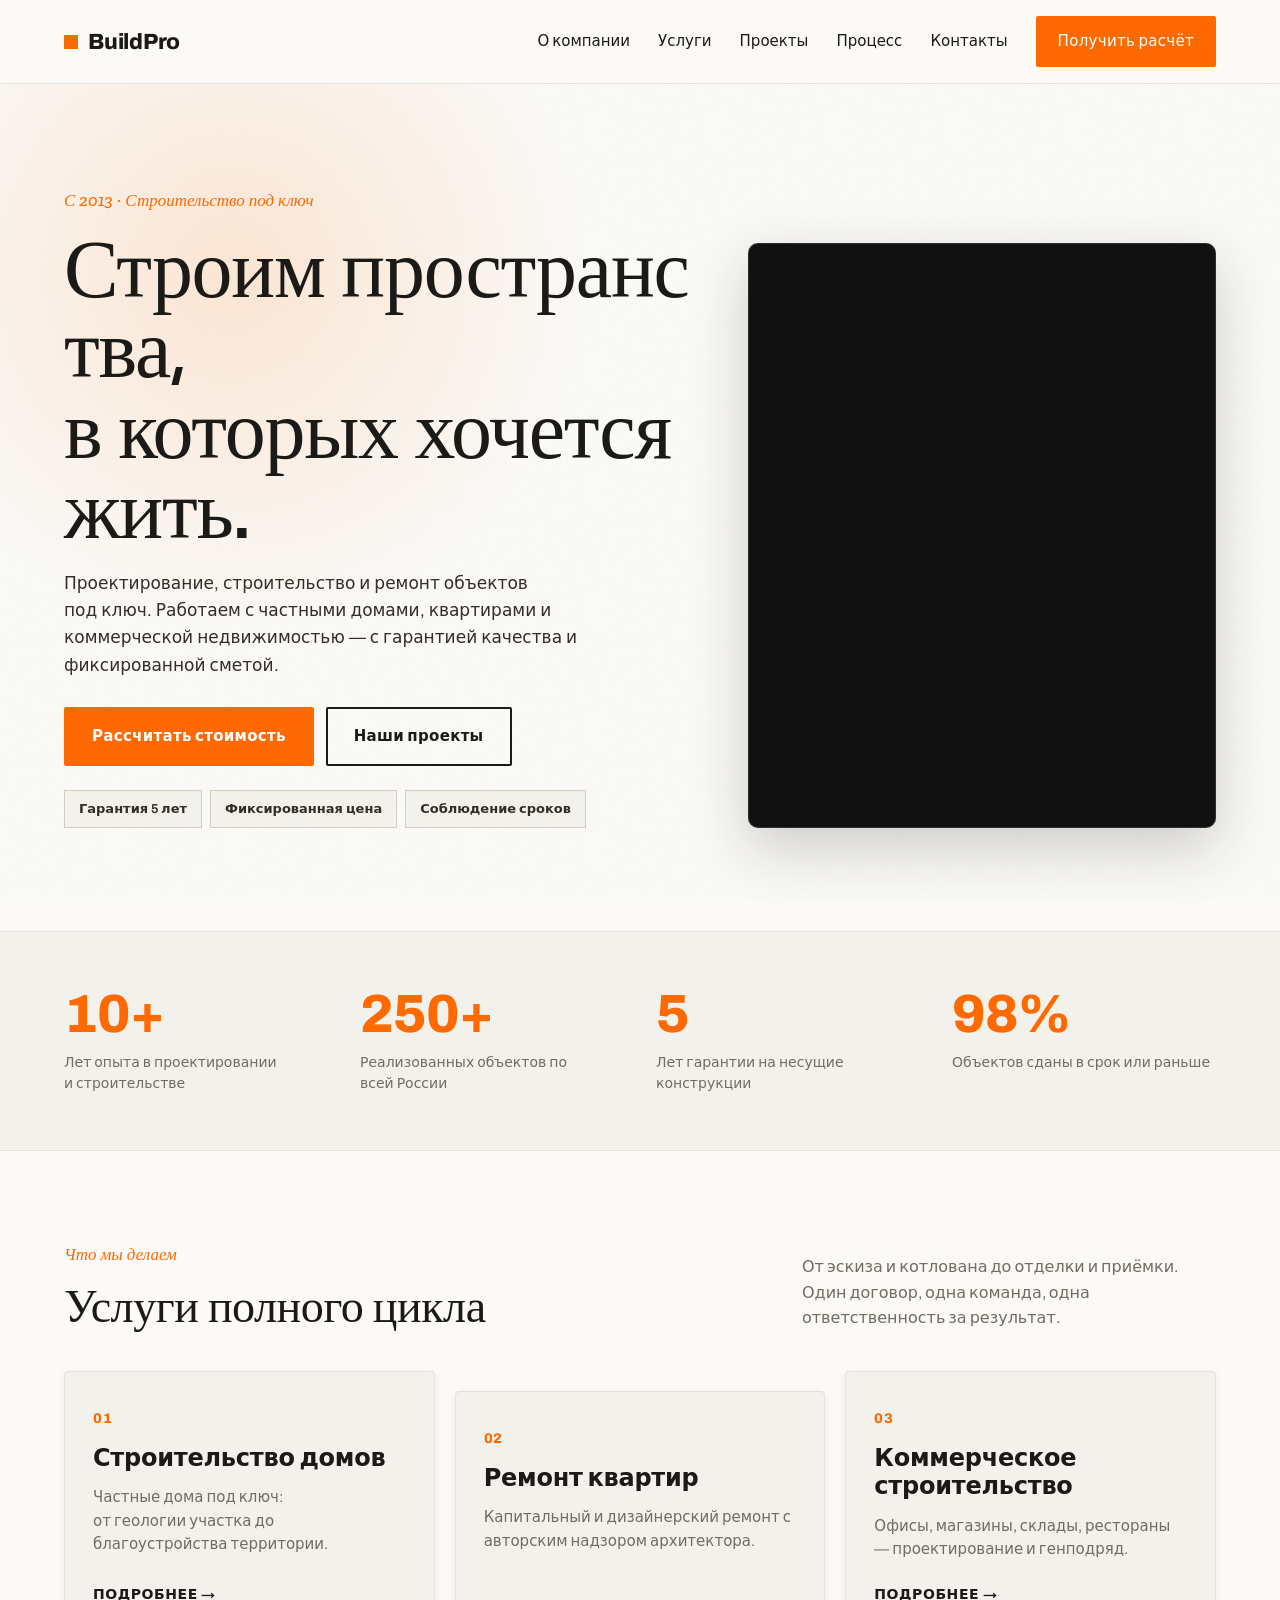
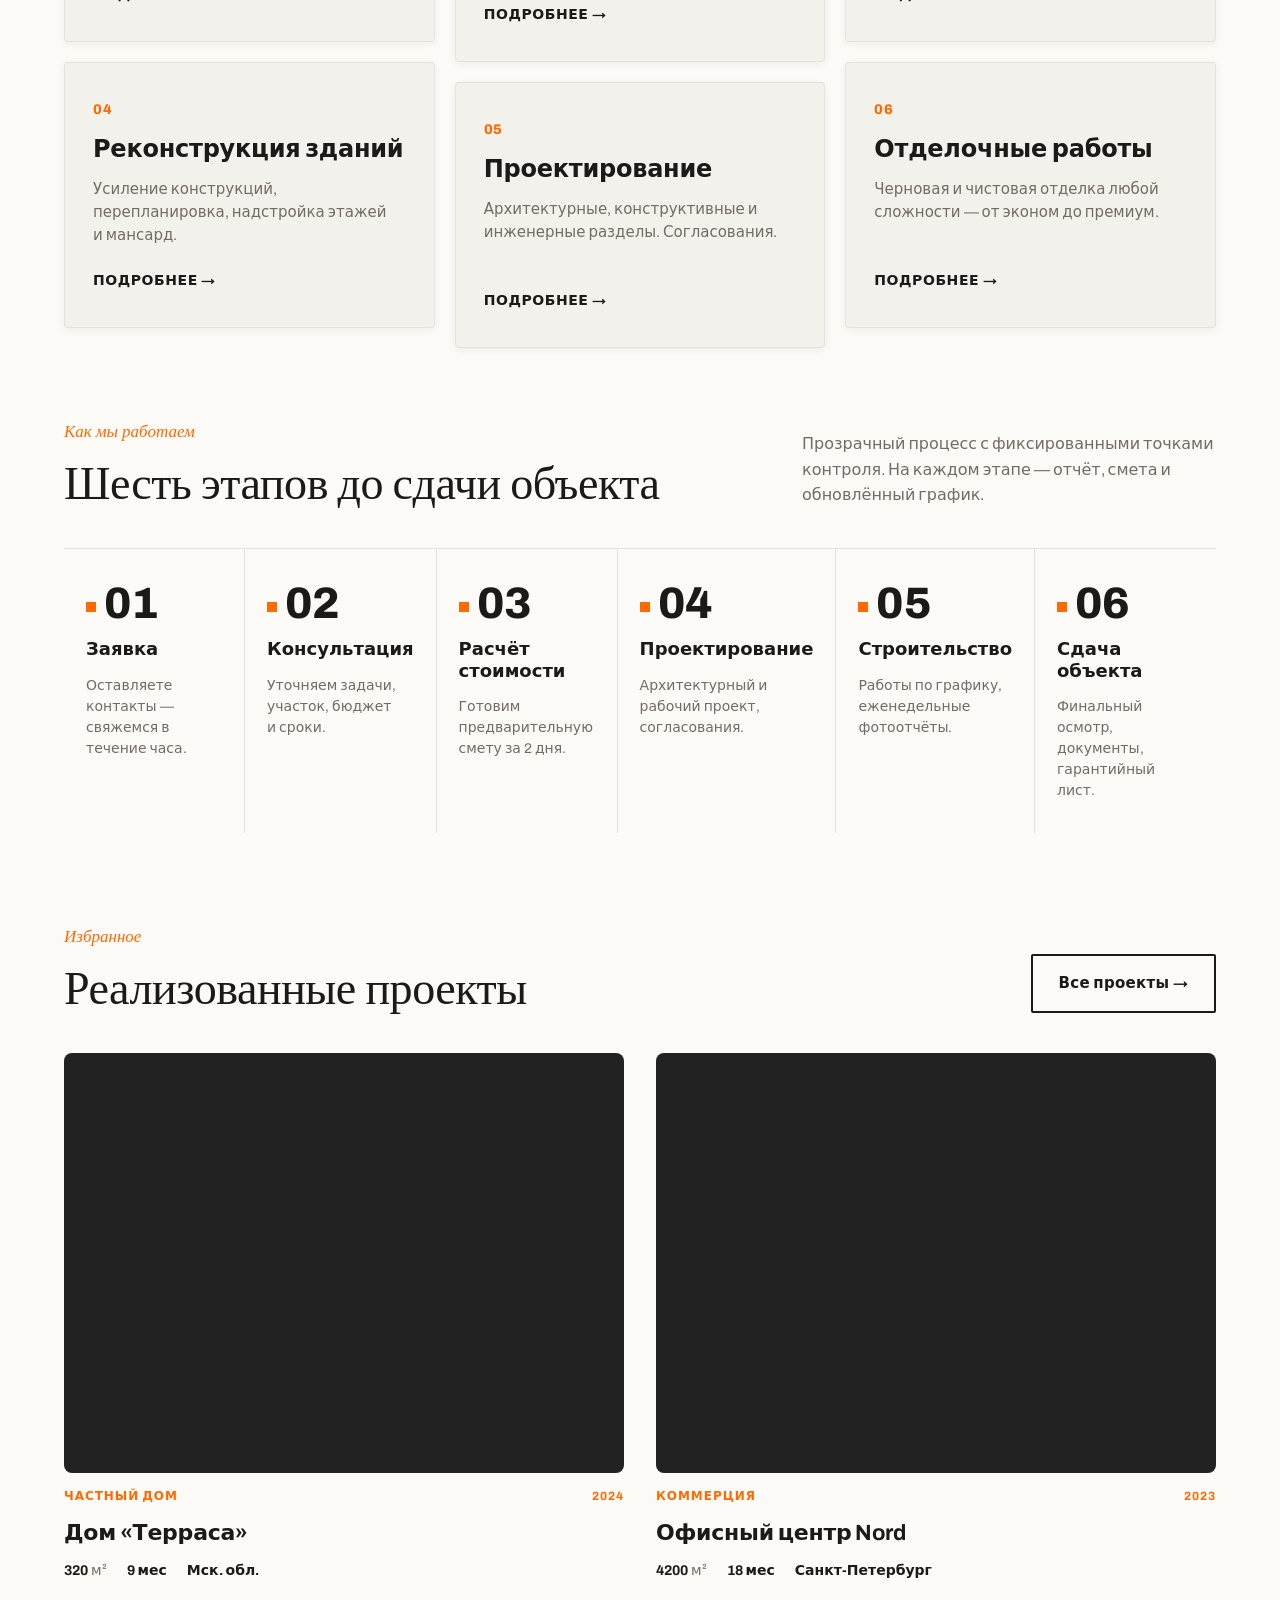
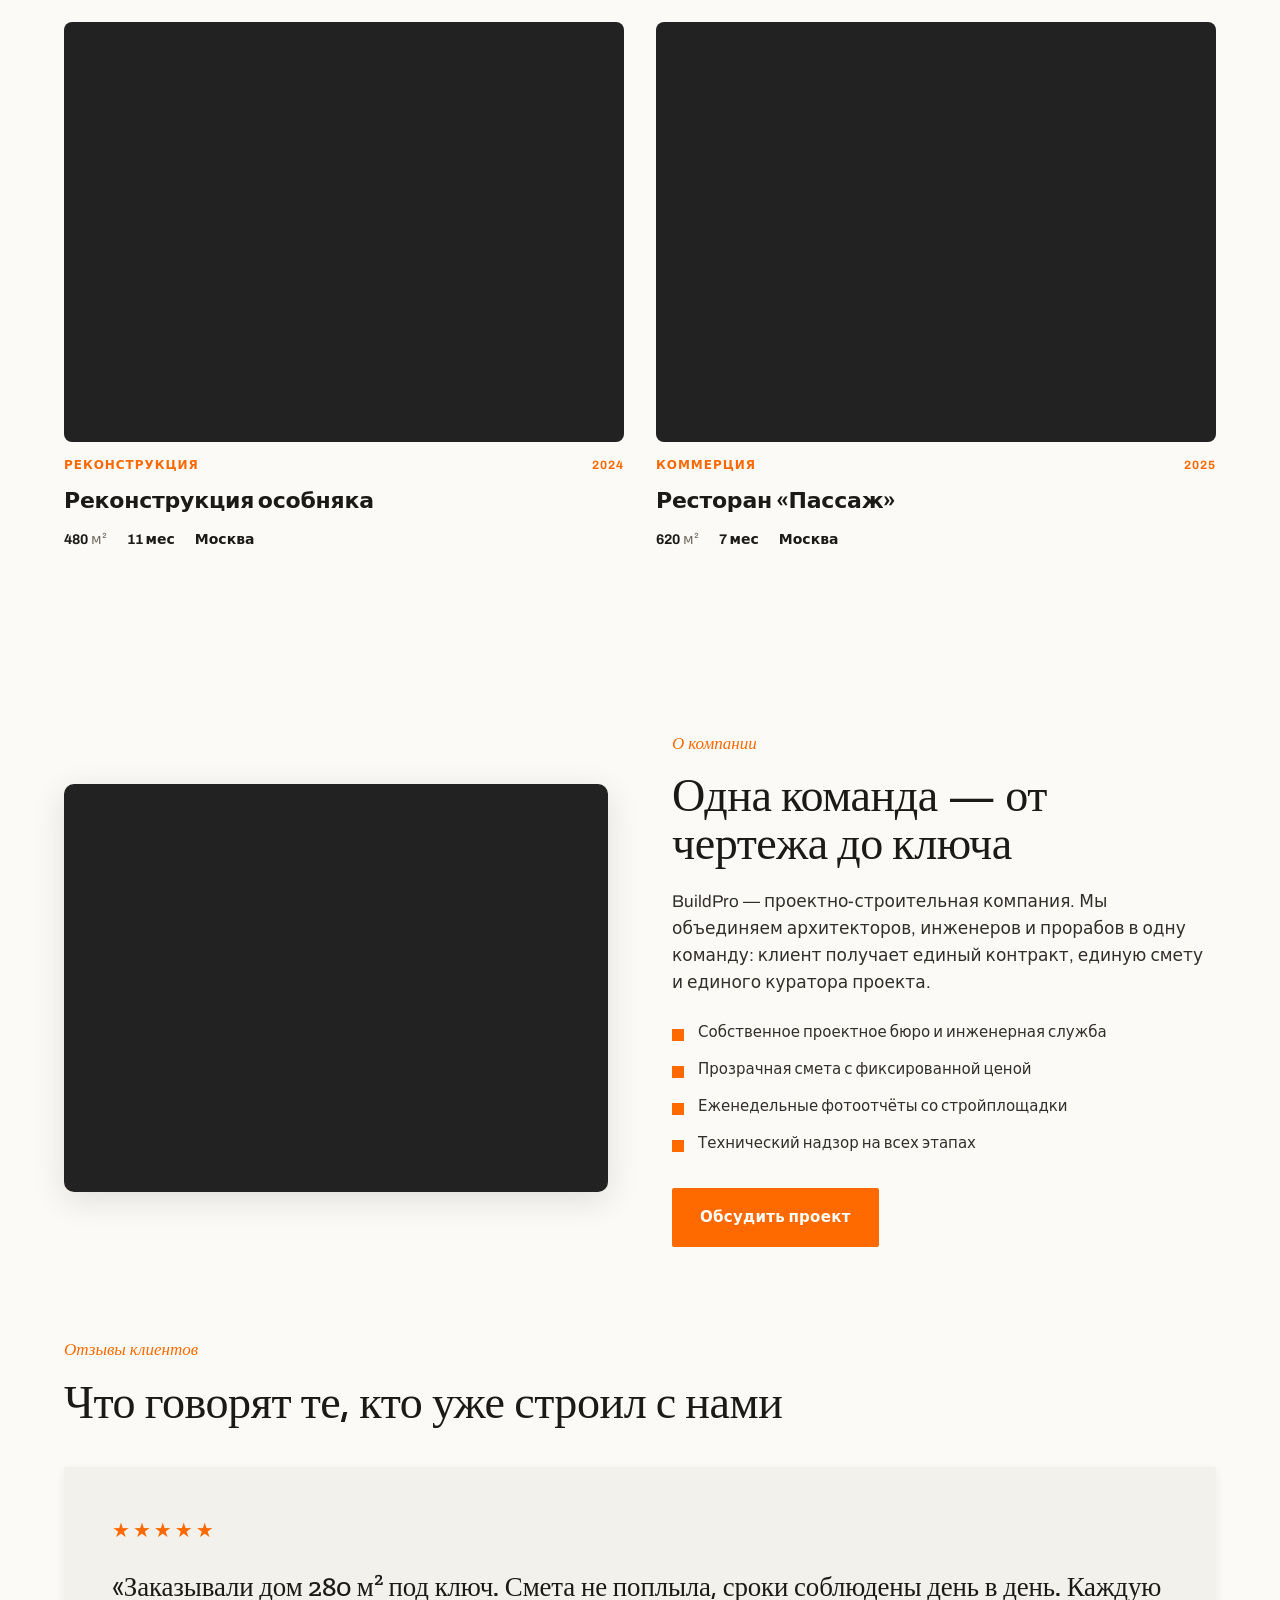
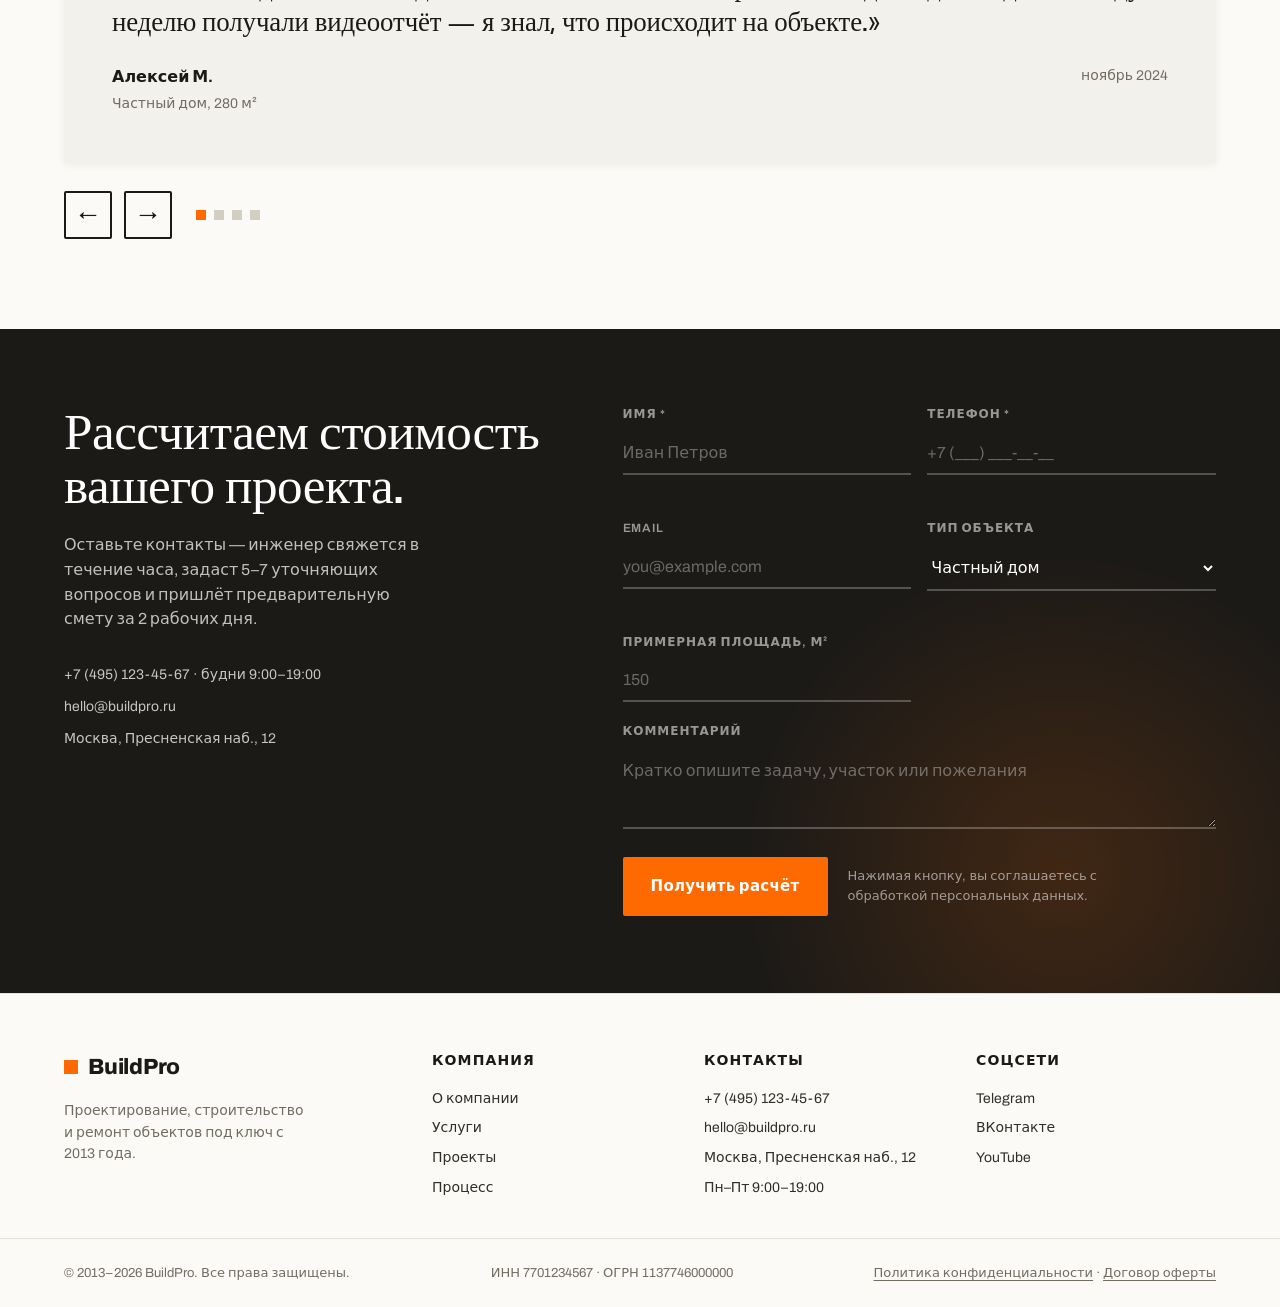
<file: index.html>
<!DOCTYPE html>
<html lang="ru">
<head>
<meta charset="UTF-8">
<meta name="viewport" content="width=device-width, initial-scale=1">
<title>BuildPro — строительство домов и коммерческих объектов под ключ</title>
<meta name="description" content="BuildPro — проектирование, строительство и ремонт объектов под ключ с 2013 года. Более 250 сданных объектов, гарантия до 5 лет, фиксированная смета.">
<meta property="og:title" content="BuildPro — строительство домов и коммерческих объектов под ключ">
<meta property="og:description" content="Проектирование, строительство и ремонт объектов под ключ с 2013 года. Более 250 сданных объектов, гарантия до 5 лет.">
<meta property="og:type" content="website">
<meta property="og:image" content="https://images.unsplash.com/photo-1503387762-592deb58ef4e?w=1200&q=80&auto=format&fit=crop">
<meta name="twitter:card" content="summary_large_image">
<meta name="theme-color" content="#1c1a17">
<link rel="icon" href="favicon.svg" type="image/svg+xml">
<link rel="preconnect" href="https://fonts.googleapis.com">
<link rel="preconnect" href="https://fonts.gstatic.com" crossorigin>
<link href="https://fonts.googleapis.com/css2?family=Archivo:wght@400;500;600;700;800;900&family=Zilla+Slab:ital,wght@0,400;0,500;0,600;0,700;1,400;1,500&display=swap" rel="stylesheet">
<link rel="stylesheet" href="css/style.css">
<link rel="stylesheet" href="css/responsive.css">
</head>
<body>
<a href="#main" class="skip-link">К основному контенту</a>

<header class="site-nav" id="top">
  <div class="nav-inner">
    <a href="#top" class="brand" aria-label="BuildPro — на главную">
      <span class="brand-mark"></span>BuildPro
    </a>
    <nav class="nav-links" aria-label="Главное меню" id="navLinks">
      <a href="#about">О компании</a>
      <a href="#services">Услуги</a>
      <a href="projects.html">Проекты</a>
      <a href="#process">Процесс</a>
      <a href="#contacts">Контакты</a>
      <a href="#cta" class="btn btn-primary btn-nav">Получить расчёт</a>
    </nav>
    <button type="button" class="burger" aria-label="Открыть меню" aria-expanded="false" id="burger">
      <span></span><span></span><span></span>
    </button>
  </div>
</header>

<main id="main">

<section class="hero">
  <div class="wrap hero-grid">
    <div>
      <span class="kicker">С 2013 · Строительство под ключ</span>
      <h1 class="display">Строим&nbsp;пространства,<br>в которых хочется жить.</h1>
      <p class="lead">Проектирование, строительство и ремонт объектов под ключ. Работаем с частными домами, квартирами и коммерческой недвижимостью — с гарантией качества и фиксированной сметой.</p>
      <div class="hero-cta">
        <a href="#cta" class="btn btn-primary">Рассчитать стоимость</a>
        <a href="projects.html" class="btn btn-ghost">Наши проекты</a>
      </div>
      <ul class="hero-tags">
        <li>Гарантия 5 лет</li>
        <li>Фиксированная цена</li>
        <li>Соблюдение сроков</li>
      </ul>
    </div>
    <div class="hero-photo" role="img" aria-label="Современное здание"
         style="background-image:url('https://images.unsplash.com/photo-1503387762-592deb58ef4e?w=1200&q=80&auto=format&fit=crop');"></div>
  </div>
</section>

<section class="stats" aria-label="Показатели компании">
  <div class="wrap stats-grid">
    <div><p class="stat-num">10+</p><p class="stat-label">Лет опыта в проектировании и&nbsp;строительстве</p></div>
    <div><p class="stat-num">250+</p><p class="stat-label">Реализованных объектов по всей России</p></div>
    <div><p class="stat-num">5</p><p class="stat-label">Лет гарантии на несущие конструкции</p></div>
    <div><p class="stat-num">98%</p><p class="stat-label">Объектов сданы в срок или раньше</p></div>
  </div>
</section>

<section class="section" id="services">
  <div class="wrap">
    <div class="section-head">
      <div>
        <span class="kicker">Что мы делаем</span>
        <h2 class="h2">Услуги полного цикла</h2>
      </div>
      <p class="section-lead">От эскиза и котлована до отделки и приёмки. Один договор, одна команда, одна ответственность за результат.</p>
    </div>
    <div class="services-grid">
      <article class="service"><span class="num">01</span><h3 class="service-name">Строительство домов</h3><p>Частные дома под ключ: от геологии участка до благоустройства территории.</p><a href="#cta" class="more">Подробнее</a></article>
      <article class="service"><span class="num">02</span><h3 class="service-name">Ремонт квартир</h3><p>Капитальный и дизайнерский ремонт с авторским надзором архитектора.</p><a href="#cta" class="more">Подробнее</a></article>
      <article class="service"><span class="num">03</span><h3 class="service-name">Коммерческое строительство</h3><p>Офисы, магазины, склады, рестораны — проектирование и генподряд.</p><a href="#cta" class="more">Подробнее</a></article>
      <article class="service"><span class="num">04</span><h3 class="service-name">Реконструкция зданий</h3><p>Усиление конструкций, перепланировка, надстройка этажей и мансард.</p><a href="#cta" class="more">Подробнее</a></article>
      <article class="service"><span class="num">05</span><h3 class="service-name">Проектирование</h3><p>Архитектурные, конструктивные и инженерные разделы. Согласования.</p><a href="#cta" class="more">Подробнее</a></article>
      <article class="service"><span class="num">06</span><h3 class="service-name">Отделочные работы</h3><p>Черновая и чистовая отделка любой сложности — от эконом до премиум.</p><a href="#cta" class="more">Подробнее</a></article>
    </div>
  </div>
</section>

<section class="section section-tight" id="process">
  <div class="wrap">
    <div class="section-head">
      <div>
        <span class="kicker">Как мы работаем</span>
        <h2 class="h2">Шесть этапов до сдачи объекта</h2>
      </div>
      <p class="section-lead">Прозрачный процесс с фиксированными точками контроля. На каждом этапе — отчёт, смета и обновлённый график.</p>
    </div>
    <ol class="process">
      <li class="step"><div class="step-num"><span class="sq"></span>01</div><h4>Заявка</h4><p>Оставляете контакты — свяжемся в течение часа.</p></li>
      <li class="step"><div class="step-num"><span class="sq"></span>02</div><h4>Консультация</h4><p>Уточняем задачи, участок, бюджет и сроки.</p></li>
      <li class="step"><div class="step-num"><span class="sq"></span>03</div><h4>Расчёт стоимости</h4><p>Готовим предварительную смету за 2 дня.</p></li>
      <li class="step"><div class="step-num"><span class="sq"></span>04</div><h4>Проектирование</h4><p>Архитектурный и рабочий проект, согласования.</p></li>
      <li class="step"><div class="step-num"><span class="sq"></span>05</div><h4>Строительство</h4><p>Работы по графику, еженедельные фотоотчёты.</p></li>
      <li class="step"><div class="step-num"><span class="sq"></span>06</div><h4>Сдача объекта</h4><p>Финальный осмотр, документы, гарантийный лист.</p></li>
    </ol>
  </div>
</section>

<section class="section section-tight" id="projects">
  <div class="wrap">
    <div class="section-head">
      <div>
        <span class="kicker">Избранное</span>
        <h2 class="h2">Реализованные проекты</h2>
      </div>
      <a href="projects.html" class="btn btn-ghost">Все проекты →</a>
    </div>
    <div class="projects-grid">
      <a href="projects.html" class="project">
        <div class="project-photo" style="background-image:url('https://images.unsplash.com/photo-1600585154340-be6161a56a0c?w=1200&q=80&auto=format&fit=crop');"></div>
        <div class="project-meta"><span class="cat">Частный дом</span><span class="cat">2024</span></div>
        <h4>Дом «Терраса»</h4>
        <div class="project-params"><span><b>320</b> м²</span><span><b>9 мес</b></span><span><b>Мск. обл.</b></span></div>
      </a>
      <a href="projects.html" class="project">
        <div class="project-photo" style="background-image:url('https://images.unsplash.com/photo-1497366216548-37526070297c?w=1200&q=80&auto=format&fit=crop');"></div>
        <div class="project-meta"><span class="cat">Коммерция</span><span class="cat">2023</span></div>
        <h4>Офисный центр Nord</h4>
        <div class="project-params"><span><b>4200</b> м²</span><span><b>18 мес</b></span><span><b>Санкт-Петербург</b></span></div>
      </a>
      <a href="projects.html" class="project">
        <div class="project-photo" style="background-image:url('https://images.unsplash.com/photo-1512917774080-9991f1c4c750?w=1200&q=80&auto=format&fit=crop');"></div>
        <div class="project-meta"><span class="cat">Реконструкция</span><span class="cat">2024</span></div>
        <h4>Реконструкция особняка</h4>
        <div class="project-params"><span><b>480</b> м²</span><span><b>11 мес</b></span><span><b>Москва</b></span></div>
      </a>
      <a href="projects.html" class="project">
        <div class="project-photo" style="background-image:url('https://images.unsplash.com/photo-1517248135467-4c7edcad34c4?w=1200&q=80&auto=format&fit=crop');"></div>
        <div class="project-meta"><span class="cat">Коммерция</span><span class="cat">2025</span></div>
        <h4>Ресторан «Пассаж»</h4>
        <div class="project-params"><span><b>620</b> м²</span><span><b>7 мес</b></span><span><b>Москва</b></span></div>
      </a>
    </div>
  </div>
</section>

<section class="section" id="about">
  <div class="wrap about-grid">
    <div class="about-photo" role="img" aria-label="Команда BuildPro на объекте"
         style="background-image:url('https://images.unsplash.com/photo-1521737604893-d14cc237f11d?w=1200&q=80&auto=format&fit=crop');"></div>
    <div>
      <span class="kicker">О компании</span>
      <h2 class="h2">Одна команда — от чертежа до&nbsp;ключа</h2>
      <p class="lead">BuildPro — проектно-строительная компания. Мы объединяем архитекторов, инженеров и прорабов в одну команду: клиент получает единый контракт, единую смету и единого куратора проекта.</p>
      <ul class="check-list">
        <li>Собственное проектное бюро и инженерная служба</li>
        <li>Прозрачная смета с фиксированной ценой</li>
        <li>Еженедельные фотоотчёты со стройплощадки</li>
        <li>Технический надзор на всех этапах</li>
      </ul>
      <div class="hero-cta" style="margin-top:32px">
        <a href="#cta" class="btn btn-primary">Обсудить проект</a>
      </div>
    </div>
  </div>
</section>

<section class="section section-tight">
  <div class="wrap">
    <div class="section-head">
      <div>
        <span class="kicker">Отзывы клиентов</span>
        <h2 class="h2">Что говорят те, кто уже строил с&nbsp;нами</h2>
      </div>
    </div>

    <div class="slider" id="reviewSlider" data-index="0">
      <div class="slides">
        <article class="review">
          <span class="stars" aria-label="5 из 5">★★★★★</span>
          <blockquote>«Заказывали дом 280 м² под ключ. Смета не поплыла, сроки соблюдены день в день. Каждую неделю получали видеоотчёт — я знал, что происходит на объекте.»</blockquote>
          <div class="who"><div><b>Алексей М.</b><span>Частный дом, 280 м²</span></div><span class="date">ноябрь 2024</span></div>
        </article>
        <article class="review">
          <span class="stars" aria-label="5 из 5">★★★★★</span>
          <blockquote>«Ремонт трёшки с перепланировкой. Согласование, дизайн, черновая, чистовая — всё через одного менеджера. Никаких „пропал прораб“.»</blockquote>
          <div class="who"><div><b>Ирина К.</b><span>Ремонт квартиры, 96 м²</span></div><span class="date">февраль 2025</span></div>
        </article>
        <article class="review">
          <span class="stars" aria-label="5 из 5">★★★★★</span>
          <blockquote>«Строили офисный центр 4 200 м². Команда закрыла все инженерные разделы, включая слаботочку и вентиляцию, без субподрядчиков-однодневок.»</blockquote>
          <div class="who"><div><b>Дмитрий В.</b><span>Коммерческий объект</span></div><span class="date">июль 2024</span></div>
        </article>
        <article class="review">
          <span class="stars" aria-label="5 из 5">★★★★★</span>
          <blockquote>«Реконструкция дома 1950-х: усиление фундамента, надстройка мансарды. Работали аккуратно, соседи не жаловались — для нас это было важно.»</blockquote>
          <div class="who"><div><b>Ольга П.</b><span>Реконструкция, 210 м²</span></div><span class="date">май 2025</span></div>
        </article>
      </div>
      <div class="slider-nav">
        <button type="button" class="slider-btn" data-dir="-1" aria-label="Предыдущий отзыв">←</button>
        <button type="button" class="slider-btn" data-dir="1" aria-label="Следующий отзыв">→</button>
        <div class="dots" id="reviewDots"></div>
      </div>
    </div>
  </div>
</section>

<section class="cta" id="cta">
  <div class="wrap cta-grid">
    <div>
      <h2 class="cta-title">Рассчитаем стоимость вашего проекта.</h2>
      <p class="cta-lead">Оставьте контакты — инженер свяжется в течение часа, задаст 5–7 уточняющих вопросов и пришлёт предварительную смету за 2 рабочих дня.</p>
      <ul class="cta-contacts">
        <li>+7 (495) 123-45-67 · будни 9:00–19:00</li>
        <li>hello@buildpro.ru</li>
        <li>Москва, Пресненская наб., 12</li>
      </ul>
    </div>
    <form class="form" id="calcForm" novalidate>
      <div class="field">
        <label for="f-name">Имя *</label>
        <input id="f-name" name="name" type="text" placeholder="Иван Петров" autocomplete="name">
        <span class="error" data-error-for="name"></span>
      </div>
      <div class="field">
        <label for="f-phone">Телефон *</label>
        <input id="f-phone" name="phone" type="tel" placeholder="+7 (___) ___-__-__" autocomplete="tel">
        <span class="error" data-error-for="phone"></span>
      </div>
      <div class="field">
        <label for="f-email">Email</label>
        <input id="f-email" name="email" type="email" placeholder="you@example.com" autocomplete="email">
        <span class="error" data-error-for="email"></span>
      </div>
      <div class="field">
        <label for="f-type">Тип объекта</label>
        <select id="f-type" name="type">
          <option value="house">Частный дом</option>
          <option value="apart">Ремонт квартиры</option>
          <option value="commerce">Коммерческий объект</option>
          <option value="reconstruct">Реконструкция</option>
          <option value="design">Проектирование</option>
        </select>
      </div>
      <div class="field">
        <label for="f-area">Примерная площадь, м²</label>
        <input id="f-area" name="area" type="number" min="0" placeholder="150">
      </div>
      <div class="field wide">
        <label for="f-comment">Комментарий</label>
        <textarea id="f-comment" name="comment" rows="3" placeholder="Кратко опишите задачу, участок или пожелания"></textarea>
      </div>
      <div class="submit-row">
        <button type="submit" class="btn btn-accent">Получить расчёт</button>
        <span class="agreement">Нажимая кнопку, вы соглашаетесь с обработкой персональных данных.</span>
      </div>
      <div class="form-success" id="formSuccess" hidden>
        <b>Спасибо! Заявка принята.</b> Мы свяжемся с вами в&nbsp;ближайшее время.
      </div>
    </form>
  </div>
</section>

</main>

<footer class="site-footer" id="contacts">
  <div class="wrap footer-cols">
    <div>
      <div class="brand"><span class="brand-mark"></span>BuildPro</div>
      <p class="footer-about">Проектирование, строительство и ремонт объектов под ключ с 2013 года.</p>
    </div>
    <div>
      <h5>Компания</h5>
      <ul><li><a href="#about">О компании</a></li><li><a href="#services">Услуги</a></li><li><a href="projects.html">Проекты</a></li><li><a href="#process">Процесс</a></li></ul>
    </div>
    <div>
      <h5>Контакты</h5>
      <ul><li>+7 (495) 123-45-67</li><li>hello@buildpro.ru</li><li>Москва, Пресненская наб., 12</li><li>Пн–Пт 9:00–19:00</li></ul>
    </div>
    <div>
      <h5>Соцсети</h5>
      <ul><li><a href="#">Telegram</a></li><li><a href="#">ВКонтакте</a></li><li><a href="#">YouTube</a></li></ul>
    </div>
  </div>
  <div class="wrap footer-bottom">
    <span>© 2013–2026 BuildPro. Все права защищены.</span>
    <span>ИНН 7701234567 · ОГРН 1137746000000</span>
    <span class="footer-legal"><a href="#">Политика конфиденциальности</a> · <a href="#">Договор оферты</a></span>
  </div>
</footer>

<button type="button" class="to-top" id="toTop" aria-label="Наверх">↑</button>

<script src="js/main.js"></script>
</body>
</html>
</file>
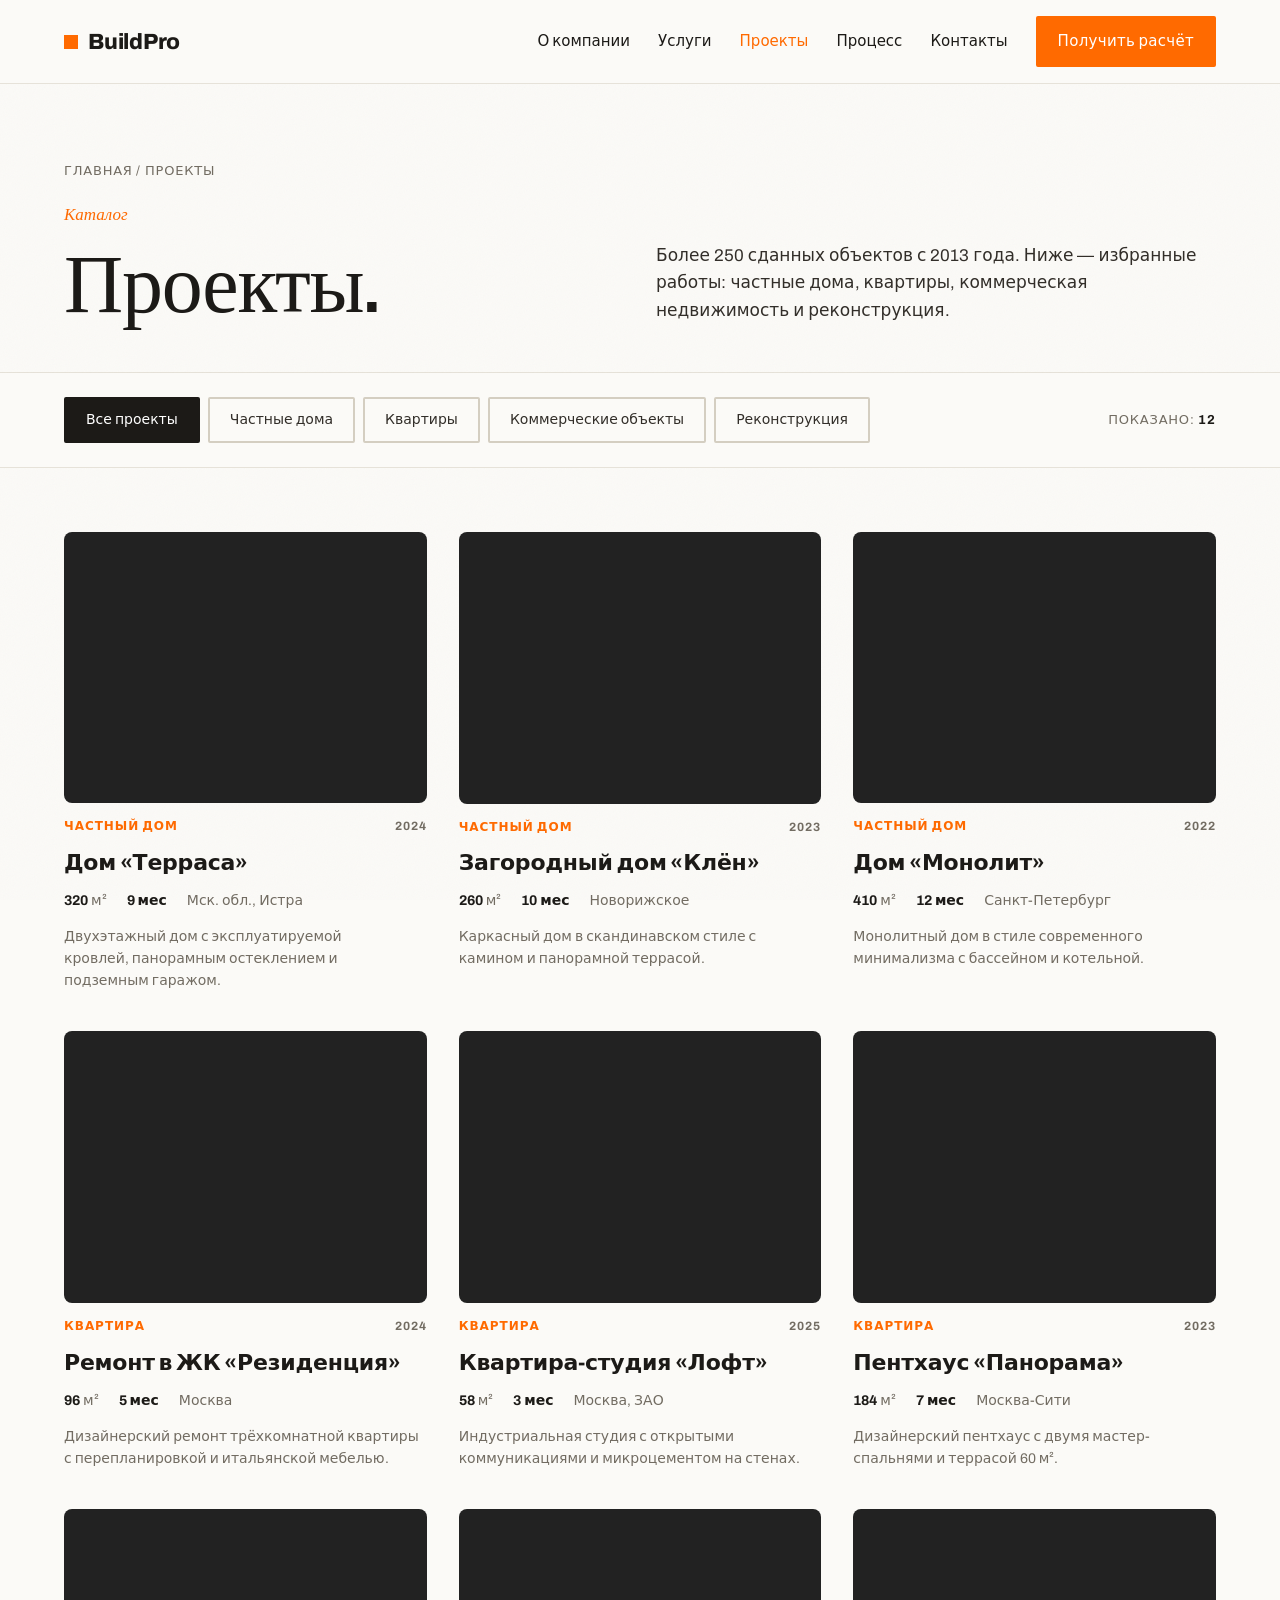
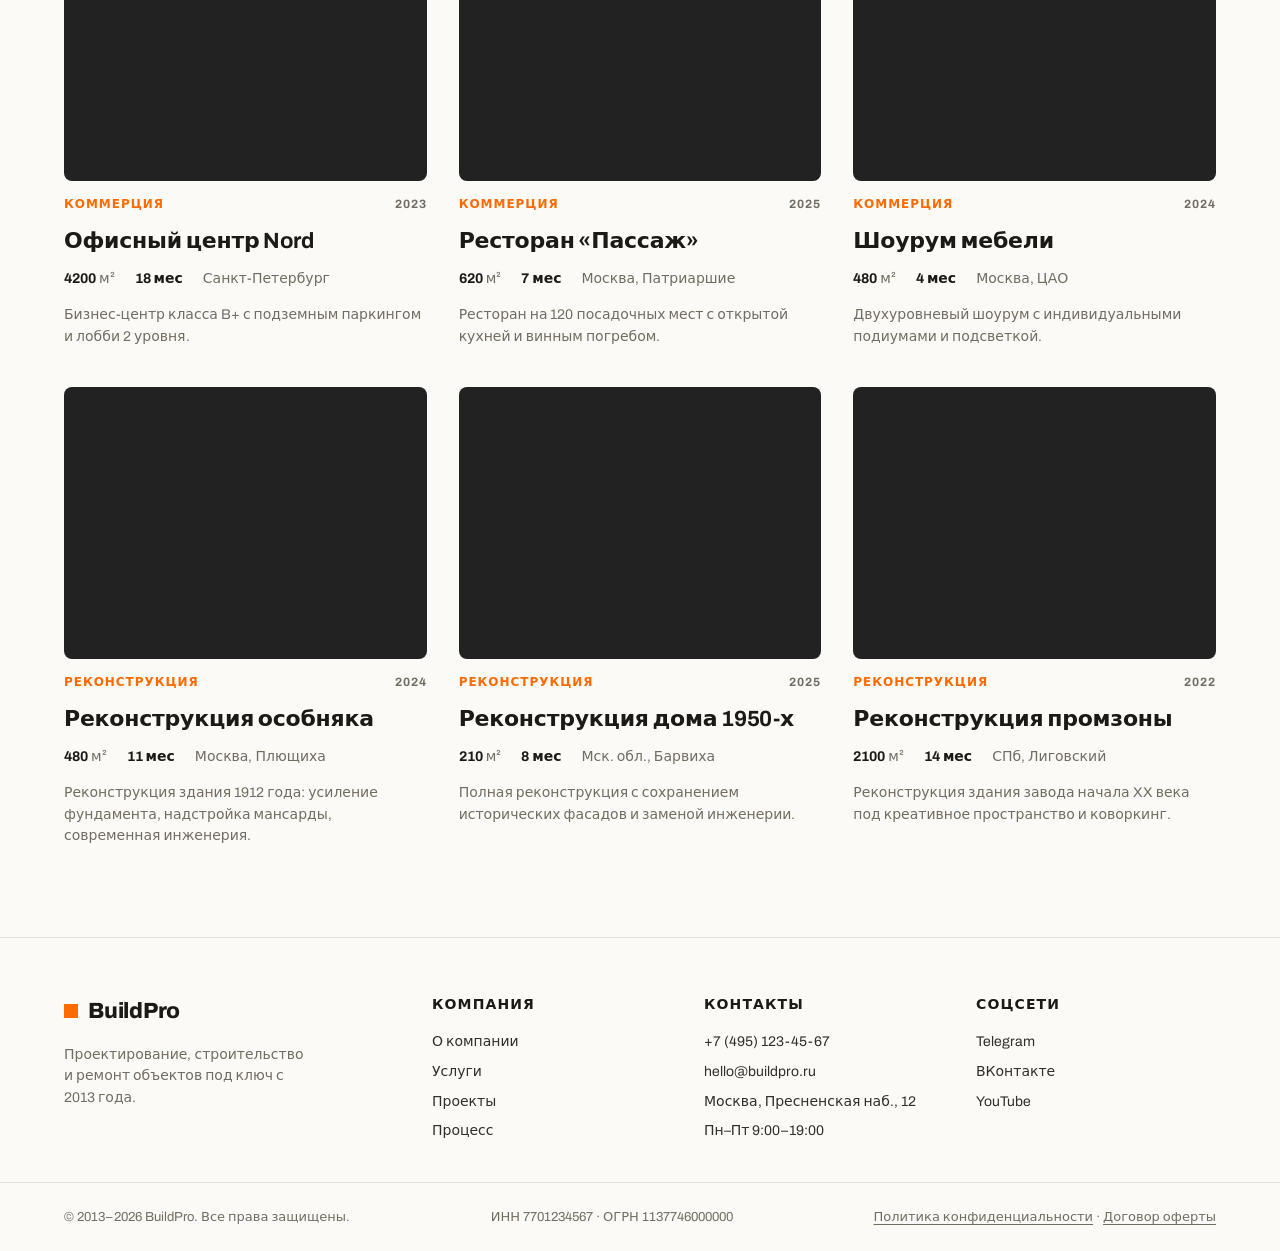
<file: projects.html>
<!DOCTYPE html>
<html lang="ru">
<head>
<meta charset="UTF-8">
<meta name="viewport" content="width=device-width, initial-scale=1">
<title>Проекты BuildPro — портфолио строительной компании</title>
<meta name="description" content="Каталог реализованных проектов BuildPro: частные дома, квартиры, коммерческие объекты и реконструкция.">
<meta property="og:title" content="Проекты BuildPro — портфолио строительной компании">
<meta property="og:description" content="Более 250 сданных объектов с 2013 года: частные дома, квартиры, коммерческая недвижимость, реконструкция.">
<meta property="og:type" content="website">
<meta property="og:image" content="https://images.unsplash.com/photo-1600585154340-be6161a56a0c?w=1200&q=80&auto=format&fit=crop">
<meta name="twitter:card" content="summary_large_image">
<meta name="theme-color" content="#1c1a17">
<link rel="icon" href="favicon.svg" type="image/svg+xml">
<link rel="preconnect" href="https://fonts.googleapis.com">
<link rel="preconnect" href="https://fonts.gstatic.com" crossorigin>
<link href="https://fonts.googleapis.com/css2?family=Archivo:wght@400;500;600;700;800;900&family=Zilla+Slab:ital,wght@0,400;0,500;0,600;0,700;1,400;1,500&display=swap" rel="stylesheet">
<link rel="stylesheet" href="css/style.css">
<link rel="stylesheet" href="css/responsive.css">
</head>
<body>
<a href="#main" class="skip-link">К основному контенту</a>

<header class="site-nav" id="top">
  <div class="nav-inner">
    <a href="index.html" class="brand" aria-label="BuildPro — на главную">
      <span class="brand-mark"></span>BuildPro
    </a>
    <nav class="nav-links" aria-label="Главное меню" id="navLinks">
      <a href="index.html#about">О компании</a>
      <a href="index.html#services">Услуги</a>
      <a href="projects.html" class="current">Проекты</a>
      <a href="index.html#process">Процесс</a>
      <a href="index.html#contacts">Контакты</a>
      <a href="index.html#cta" class="btn btn-primary btn-nav">Получить расчёт</a>
    </nav>
    <button type="button" class="burger" aria-label="Открыть меню" aria-expanded="false" id="burger">
      <span></span><span></span><span></span>
    </button>
  </div>
</header>

<main id="main">

<section class="page-head">
  <div class="wrap">
    <nav class="breadcrumbs" aria-label="Хлебные крошки">
      <a href="index.html">Главная</a> / <span>Проекты</span>
    </nav>
    <div class="page-head-row">
      <div>
        <span class="kicker">Каталог</span>
        <h1 class="display">Проекты.</h1>
      </div>
      <p class="lead">Более 250 сданных объектов с 2013 года. Ниже — избранные работы: частные дома, квартиры, коммерческая недвижимость и реконструкция.</p>
    </div>
  </div>
</section>

<section class="filters" aria-label="Фильтры проектов">
  <div class="wrap filters-row">
    <div class="chips" role="tablist" id="filterChips">
      <button type="button" class="chip active" data-filter="all" role="tab" aria-selected="true">Все проекты</button>
      <button type="button" class="chip" data-filter="house" role="tab" aria-selected="false">Частные дома</button>
      <button type="button" class="chip" data-filter="apart" role="tab" aria-selected="false">Квартиры</button>
      <button type="button" class="chip" data-filter="commerce" role="tab" aria-selected="false">Коммерческие объекты</button>
      <button type="button" class="chip" data-filter="reconstruct" role="tab" aria-selected="false">Реконструкция</button>
    </div>
    <span class="count">Показано: <b id="filterCount">12</b></span>
  </div>
</section>

<section class="grid-section">
  <div class="wrap">
    <div class="projects-grid projects-grid-3" id="projectsGrid">

      <article class="project-card" data-cat="house">
        <div class="project-photo" style="background-image:url('https://images.unsplash.com/photo-1600585154340-be6161a56a0c?w=1400&q=80&auto=format&fit=crop');"></div>
        <div class="project-meta"><span class="cat">Частный дом</span><span class="year">2024</span></div>
        <h3>Дом «Терраса»</h3>
        <div class="project-params"><span><b>320</b> м²</span><span><b>9 мес</b></span><span>Мск. обл., Истра</span></div>
        <p class="project-desc">Двухэтажный дом с эксплуатируемой кровлей, панорамным остеклением и подземным гаражом.</p>
      </article>

      <article class="project-card" data-cat="house">
        <div class="project-photo" style="background-image:url('https://images.unsplash.com/photo-1613977257363-707ba9348227?w=1400&q=80&auto=format&fit=crop');"></div>
        <div class="project-meta"><span class="cat">Частный дом</span><span class="year">2023</span></div>
        <h3>Загородный дом «Клён»</h3>
        <div class="project-params"><span><b>260</b> м²</span><span><b>10 мес</b></span><span>Новорижское</span></div>
        <p class="project-desc">Каркасный дом в скандинавском стиле с камином и панорамной террасой.</p>
      </article>

      <article class="project-card" data-cat="house">
        <div class="project-photo" style="background-image:url('https://images.unsplash.com/photo-1600607687939-ce8a6c25118c?w=1400&q=80&auto=format&fit=crop');"></div>
        <div class="project-meta"><span class="cat">Частный дом</span><span class="year">2022</span></div>
        <h3>Дом «Монолит»</h3>
        <div class="project-params"><span><b>410</b> м²</span><span><b>12 мес</b></span><span>Санкт-Петербург</span></div>
        <p class="project-desc">Монолитный дом в стиле современного минимализма с бассейном и котельной.</p>
      </article>

      <article class="project-card" data-cat="apart">
        <div class="project-photo" style="background-image:url('https://images.unsplash.com/photo-1560448204-e02f11c3d0e2?w=1400&q=80&auto=format&fit=crop');"></div>
        <div class="project-meta"><span class="cat">Квартира</span><span class="year">2024</span></div>
        <h3>Ремонт в ЖК «Резиденция»</h3>
        <div class="project-params"><span><b>96</b> м²</span><span><b>5 мес</b></span><span>Москва</span></div>
        <p class="project-desc">Дизайнерский ремонт трёхкомнатной квартиры с перепланировкой и итальянской мебелью.</p>
      </article>

      <article class="project-card" data-cat="apart">
        <div class="project-photo" style="background-image:url('https://images.unsplash.com/photo-1600566753190-17f0baa2a6c3?w=1400&q=80&auto=format&fit=crop');"></div>
        <div class="project-meta"><span class="cat">Квартира</span><span class="year">2025</span></div>
        <h3>Квартира-студия «Лофт»</h3>
        <div class="project-params"><span><b>58</b> м²</span><span><b>3 мес</b></span><span>Москва, ЗАО</span></div>
        <p class="project-desc">Индустриальная студия с открытыми коммуникациями и микроцементом на стенах.</p>
      </article>

      <article class="project-card" data-cat="apart">
        <div class="project-photo" style="background-image:url('https://images.unsplash.com/photo-1600585154526-990dced4db0d?w=1400&q=80&auto=format&fit=crop');"></div>
        <div class="project-meta"><span class="cat">Квартира</span><span class="year">2023</span></div>
        <h3>Пентхаус «Панорама»</h3>
        <div class="project-params"><span><b>184</b> м²</span><span><b>7 мес</b></span><span>Москва-Сити</span></div>
        <p class="project-desc">Дизайнерский пентхаус с двумя мастер-спальнями и террасой 60 м².</p>
      </article>

      <article class="project-card" data-cat="commerce">
        <div class="project-photo" style="background-image:url('https://images.unsplash.com/photo-1497366216548-37526070297c?w=1400&q=80&auto=format&fit=crop');"></div>
        <div class="project-meta"><span class="cat">Коммерция</span><span class="year">2023</span></div>
        <h3>Офисный центр Nord</h3>
        <div class="project-params"><span><b>4200</b> м²</span><span><b>18 мес</b></span><span>Санкт-Петербург</span></div>
        <p class="project-desc">Бизнес-центр класса B+ с подземным паркингом и лобби 2 уровня.</p>
      </article>

      <article class="project-card" data-cat="commerce">
        <div class="project-photo" style="background-image:url('https://images.unsplash.com/photo-1517248135467-4c7edcad34c4?w=1400&q=80&auto=format&fit=crop');"></div>
        <div class="project-meta"><span class="cat">Коммерция</span><span class="year">2025</span></div>
        <h3>Ресторан «Пассаж»</h3>
        <div class="project-params"><span><b>620</b> м²</span><span><b>7 мес</b></span><span>Москва, Патриаршие</span></div>
        <p class="project-desc">Ресторан на 120 посадочных мест с открытой кухней и винным погребом.</p>
      </article>

      <article class="project-card" data-cat="commerce">
        <div class="project-photo" style="background-image:url('https://images.unsplash.com/photo-1497366754035-f200968a6e72?w=1400&q=80&auto=format&fit=crop');"></div>
        <div class="project-meta"><span class="cat">Коммерция</span><span class="year">2024</span></div>
        <h3>Шоурум мебели</h3>
        <div class="project-params"><span><b>480</b> м²</span><span><b>4 мес</b></span><span>Москва, ЦАО</span></div>
        <p class="project-desc">Двухуровневый шоурум с индивидуальными подиумами и подсветкой.</p>
      </article>

      <article class="project-card" data-cat="reconstruct">
        <div class="project-photo" style="background-image:url('https://images.unsplash.com/photo-1512917774080-9991f1c4c750?w=1400&q=80&auto=format&fit=crop');"></div>
        <div class="project-meta"><span class="cat">Реконструкция</span><span class="year">2024</span></div>
        <h3>Реконструкция особняка</h3>
        <div class="project-params"><span><b>480</b> м²</span><span><b>11 мес</b></span><span>Москва, Плющиха</span></div>
        <p class="project-desc">Реконструкция здания 1912 года: усиление фундамента, надстройка мансарды, современная инженерия.</p>
      </article>

      <article class="project-card" data-cat="reconstruct">
        <div class="project-photo" style="background-image:url('https://images.unsplash.com/photo-1518005020951-eccb494ad742?w=1400&q=80&auto=format&fit=crop');"></div>
        <div class="project-meta"><span class="cat">Реконструкция</span><span class="year">2025</span></div>
        <h3>Реконструкция дома 1950-х</h3>
        <div class="project-params"><span><b>210</b> м²</span><span><b>8 мес</b></span><span>Мск. обл., Барвиха</span></div>
        <p class="project-desc">Полная реконструкция с сохранением исторических фасадов и заменой инженерии.</p>
      </article>

      <article class="project-card" data-cat="reconstruct">
        <div class="project-photo" style="background-image:url('https://images.unsplash.com/photo-1487958449943-2429e8be8625?w=1400&q=80&auto=format&fit=crop');"></div>
        <div class="project-meta"><span class="cat">Реконструкция</span><span class="year">2022</span></div>
        <h3>Реконструкция промзоны</h3>
        <div class="project-params"><span><b>2100</b> м²</span><span><b>14 мес</b></span><span>СПб, Лиговский</span></div>
        <p class="project-desc">Реконструкция здания завода начала XX века под креативное пространство и коворкинг.</p>
      </article>

    </div>
    <p class="empty" id="emptyState" hidden>В этой категории пока нет проектов.</p>
  </div>
</section>

</main>

<footer class="site-footer">
  <div class="wrap footer-cols">
    <div>
      <div class="brand"><span class="brand-mark"></span>BuildPro</div>
      <p class="footer-about">Проектирование, строительство и ремонт объектов под ключ с 2013 года.</p>
    </div>
    <div>
      <h5>Компания</h5>
      <ul><li><a href="index.html#about">О компании</a></li><li><a href="index.html#services">Услуги</a></li><li><a href="projects.html">Проекты</a></li><li><a href="index.html#process">Процесс</a></li></ul>
    </div>
    <div>
      <h5>Контакты</h5>
      <ul><li>+7 (495) 123-45-67</li><li>hello@buildpro.ru</li><li>Москва, Пресненская наб., 12</li><li>Пн–Пт 9:00–19:00</li></ul>
    </div>
    <div>
      <h5>Соцсети</h5>
      <ul><li><a href="#">Telegram</a></li><li><a href="#">ВКонтакте</a></li><li><a href="#">YouTube</a></li></ul>
    </div>
  </div>
  <div class="wrap footer-bottom">
    <span>© 2013–2026 BuildPro. Все права защищены.</span>
    <span>ИНН 7701234567 · ОГРН 1137746000000</span>
    <span class="footer-legal"><a href="#">Политика конфиденциальности</a> · <a href="#">Договор оферты</a></span>
  </div>
</footer>

<button type="button" class="to-top" id="toTop" aria-label="Наверх">↑</button>

<script src="js/main.js"></script>
</body>
</html>
</file>
<file: css/style.css>
/* ============================================
   BuildPro — core stylesheet
   Tokens, resets, components (buttons, cards,
   forms, grid, slider, modal, filters, footer)
   ============================================ */

/* --- Reset --- */
*, *::before, *::after { box-sizing: border-box; }
html { scroll-behavior: smooth; -webkit-text-size-adjust: 100%; overflow-x: hidden; width: 100%; }
body, h1, h2, h3, h4, h5, p, ul, ol, blockquote, figure { margin: 0; }
ul, ol { padding: 0; list-style: none; }
img { max-width: 100%; display: block; }
button { font: inherit; color: inherit; }
a { color: inherit; text-decoration: none; }
input, select, textarea, button { font-family: inherit; }

/* --- Tokens --- */
:root {
  /* Palette — тёплый графит / тёплый белый / оранжевый акцент */
  --c-bg:        #fbfaf7;
  --c-surface:   #f3f1ec;
  --c-surface-2: #e9e6de;
  --c-ink:       #1c1a17;   /* тёплый графит */
  --c-ink-2:     #322e29;
  --c-muted:     #726c62;
  --c-line:      #e6e2d9;
  --c-line-2:    #d4cec1;
  --c-accent:      #ff6a00;   /* оранжевый */
  --c-accent-600:  #e85e00;
  --c-accent-100:  #fff1e6;
  --c-danger: #d64545;
  --c-success: #1b9256;

  /* Type */
  --font-body: 'Archivo', system-ui, -apple-system, 'Segoe UI', Roboto, Arial, sans-serif;
  --font-head: 'Archivo', system-ui, -apple-system, 'Segoe UI', Roboto, Arial, sans-serif;
  --font-display: 'Zilla Slab', 'Georgia', serif;

  /* Layout */
  --edge: clamp(20px, 5vw, 72px);
  --maxw: 1280px;

  /* Elevation — тонированные тени под тёплый графит */
  --shadow-sm: 0 2px 8px rgba(28, 26, 23, .06);
  --shadow-md: 0 8px 32px rgba(28, 26, 23, .12);
  --shadow-lg: 0 20px 60px rgba(28, 26, 23, .20);
  --shadow-accent: 0 10px 30px rgba(255, 106, 0, .18);
}

body {
  font-family: var(--font-body);
  font-size: 16px;
  line-height: 1.55;
  color: var(--c-ink);
  background: var(--c-bg);
  overflow-x: hidden;
  text-wrap: pretty;
  -webkit-font-smoothing: antialiased;
  -moz-osx-font-smoothing: grayscale;
}

.skip-link {
  position: absolute;
  left: -9999px;
}
.skip-link:focus { left: 16px; top: 16px; background: var(--c-ink); color: #fff; padding: 8px 12px; z-index: 100; }

/* --- Focus states (a11y) --- */
:focus-visible {
  outline: 2px solid var(--c-accent);
  outline-offset: 3px;
  border-radius: 2px;
}

/* --- Grain overlay --- */
body::before {
  content: "";
  position: fixed;
  inset: 0;
  z-index: 1;
  pointer-events: none;
  opacity: .035;
  mix-blend-mode: multiply;
  background-image: url("data:image/svg+xml,%3Csvg xmlns='http://www.w3.org/2000/svg' width='120' height='120'%3E%3Cfilter id='n'%3E%3CfeTurbulence type='fractalNoise' baseFrequency='0.9' numOctaves='2' stitchTiles='stitch'/%3E%3C/filter%3E%3Crect width='100%25' height='100%25' filter='url(%23n)'/%3E%3C/svg%3E");
}

/* --- Layout helpers --- */
.wrap { max-width: var(--maxw); margin: 0 auto; padding: 0 var(--edge); }

/* Prevent long words from forcing grid/flex tracks wider than the viewport */
.hero-grid > *, .about-grid > *, .cta-grid > *, .section-head > *,
.footer-cols > *, .page-head-row > * { min-width: 0; }

.kicker {
  display: inline-block;
  font-family: var(--font-display);
  font-style: italic;
  font-size: 17px;
  font-weight: 500;
  letter-spacing: 0;
  color: var(--c-accent);
  margin-bottom: 16px;
}

.display {
  font-family: var(--font-display);
  font-weight: 500;
  font-size: clamp(40px, 6.4vw, 92px);
  line-height: 0.98;
  letter-spacing: -0.015em;
  color: var(--c-ink);
  text-wrap: balance;
  overflow-wrap: break-word;
  hyphens: auto;
}
.h2 {
  font-family: var(--font-display);
  font-weight: 500;
  font-size: clamp(28px, 3.6vw, 50px);
  line-height: 1.04;
  letter-spacing: -0.01em;
  color: var(--c-ink);
  text-wrap: balance;
  overflow-wrap: break-word;
  hyphens: auto;
}
.lead {
  font-size: 17px;
  line-height: 1.6;
  color: var(--c-ink-2);
  max-width: 56ch;
  margin-top: 20px;
  text-wrap: pretty;
  overflow-wrap: break-word;
}

/* --- Buttons --- */
.btn {
  display: inline-flex;
  align-items: center;
  justify-content: center;
  gap: 8px;
  padding: 16px 26px;
  font-size: 15px;
  font-weight: 700;
  letter-spacing: .02em;
  text-transform: none;
  border: 2px solid transparent;
  cursor: pointer;
  transition: background .15s ease, color .15s ease, border-color .15s ease, transform .05s ease;
  border-radius: 2px;
  white-space: nowrap;
}
.btn:active { transform: translateY(1px); }
.btn-primary { background: var(--c-accent); color: #fff; border-color: var(--c-accent); }
.btn-primary:hover { background: var(--c-accent-600); border-color: var(--c-accent-600); }
.btn-ghost { background: transparent; color: var(--c-ink); border-color: var(--c-ink); }
.btn-ghost:hover { background: var(--c-ink); color: #fff; }
.btn-accent { background: var(--c-accent); color: #fff; border-color: var(--c-accent); }
.btn-accent:hover { background: var(--c-accent-600); border-color: var(--c-accent-600); }
.btn-nav { padding: 12px 20px; font-size: 14px; }

/* --- Header --- */
.site-nav {
  position: sticky;
  top: 0;
  z-index: 50;
  background: var(--c-bg);
  border-bottom: 1px solid var(--c-line);
  backdrop-filter: saturate(1.2);
}
.nav-inner {
  max-width: var(--maxw);
  margin: 0 auto;
  padding: 16px var(--edge);
  display: flex;
  align-items: center;
  gap: 24px;
}
.brand {
  display: inline-flex;
  align-items: center;
  gap: 10px;
  font-family: var(--font-head);
  font-weight: 800;
  font-size: 22px;
  letter-spacing: -0.01em;
  color: var(--c-ink);
  margin-right: auto;
}
.brand-mark {
  display: inline-block;
  width: 14px;
  height: 14px;
  background: var(--c-accent);
}
.nav-links {
  display: flex;
  align-items: center;
  gap: 28px;
}
.nav-links a {
  font-size: 15px;
  color: var(--c-ink);
  font-weight: 500;
  transition: color .15s ease;
}
.nav-links a:hover { color: var(--c-accent); }
.nav-links a.current { color: var(--c-accent); }
.nav-links a.btn-nav { color: #fff; }
.nav-links a.btn-nav:hover { color: #fff; }

.burger {
  display: none;
  width: 44px;
  height: 44px;
  border: 2px solid var(--c-ink);
  background: transparent;
  flex-direction: column;
  align-items: center;
  justify-content: center;
  gap: 4px;
  cursor: pointer;
  padding: 0;
  border-radius: 2px;
}
.burger span {
  display: block;
  width: 20px;
  height: 2px;
  background: var(--c-ink);
  transition: transform .2s ease, opacity .2s ease;
}
.burger.open span:nth-child(1) { transform: translateY(6px) rotate(45deg); }
.burger.open span:nth-child(2) { opacity: 0; }
.burger.open span:nth-child(3) { transform: translateY(-6px) rotate(-45deg); }

/* --- Hero --- */
.hero {
  position: relative;
  padding: clamp(56px, 8vw, 120px) 0 clamp(56px, 8vw, 120px);
  overflow: hidden;
}
.hero::before {
  content: "";
  position: absolute;
  top: -20%;
  left: -10%;
  width: 60vw;
  height: 60vw;
  max-width: 720px;
  max-height: 720px;
  background: radial-gradient(circle, rgba(255,106,0,.14), rgba(255,106,0,0) 70%);
  pointer-events: none;
  z-index: 0;
}
.hero-grid {
  position: relative;
  z-index: 1;
  display: grid;
  grid-template-columns: 1.15fr .85fr;
  gap: clamp(24px, 4vw, 64px);
  align-items: end;
}
.hero-photo {
  position: relative;
  aspect-ratio: 4/5;
  background: #111 center/cover no-repeat;
  border-radius: 10px;
  box-shadow: var(--shadow-lg);
}
.hero-photo::after {
  content: "";
  position: absolute;
  inset: 0;
  border-radius: 10px;
  box-shadow: inset 0 0 0 1px rgba(255,255,255,.12);
}
.hero-cta {
  display: flex;
  gap: 12px;
  flex-wrap: wrap;
  margin-top: 28px;
}
.hero-tags {
  display: flex;
  gap: 8px;
  flex-wrap: wrap;
  margin-top: 24px;
}
.hero-tags li {
  padding: 8px 14px;
  border: 1px solid var(--c-line-2);
  font-size: 13px;
  font-weight: 600;
  color: var(--c-ink-2);
  background: var(--c-surface);
}

/* --- Stats --- */
.stats {
  border-top: 1px solid var(--c-line);
  border-bottom: 1px solid var(--c-line);
  padding: 56px 0;
  background: var(--c-surface);
}
.stats-grid {
  display: grid;
  grid-template-columns: repeat(4, 1fr);
  gap: 32px;
}
.stat-num {
  font-family: var(--font-head);
  font-weight: 800;
  font-size: clamp(40px, 4.2vw, 64px);
  line-height: 1;
  letter-spacing: -0.02em;
  color: var(--c-accent);
}
.stat-label {
  font-size: 14px;
  line-height: 1.45;
  color: var(--c-muted);
  margin-top: 12px;
}

/* --- Section head --- */
.section { padding: clamp(64px, 7vw, 120px) 0; }
.section-tight { padding-top: 0; }
.section-head {
  display: flex;
  justify-content: space-between;
  align-items: end;
  gap: 24px;
  flex-wrap: wrap;
  margin-bottom: 40px;
}
.section-lead {
  max-width: 46ch;
  color: var(--c-muted);
  font-size: 16px;
  line-height: 1.6;
}

/* --- Services --- */
.services-grid {
  display: grid;
  grid-template-columns: repeat(3, 1fr);
  gap: 20px;
}
.service {
  position: relative;
  background: var(--c-surface);
  padding: 36px 28px;
  display: flex;
  flex-direction: column;
  gap: 14px;
  transition: background .2s ease, transform .2s ease, box-shadow .2s ease;
  border: 1px solid var(--c-line);
  box-shadow: var(--shadow-sm);
  border-radius: 4px;
  overflow: hidden;
}
.service::before {
  content: "";
  position: absolute;
  inset: 0;
  background: radial-gradient(240px circle at var(--mx, 50%) var(--my, 0%), rgba(255,106,0,.10), transparent 70%);
  opacity: 0;
  transition: opacity .25s ease;
  pointer-events: none;
}
.service:hover::before { opacity: 1; }
.service:nth-child(2) { transform: translateY(20px); }
.service:nth-child(5) { transform: translateY(20px); }
.service:hover {
  background: #fff;
  border-color: var(--c-line-2);
  transform: translateY(-4px);
  box-shadow: var(--shadow-md);
}
.service:nth-child(2):hover,
.service:nth-child(5):hover { transform: translateY(16px); }
.service .num {
  font-family: var(--font-head);
  font-weight: 800;
  font-size: 14px;
  color: var(--c-accent);
  letter-spacing: .05em;
}
.service-name {
  font-family: var(--font-head);
  font-weight: 700;
  font-size: 24px;
  line-height: 1.2;
  letter-spacing: -0.01em;
  color: var(--c-ink);
}
.service p {
  color: var(--c-muted);
  font-size: 15px;
  line-height: 1.55;
}
.service .more {
  margin-top: auto;
  padding-top: 8px;
  color: var(--c-ink);
  font-weight: 700;
  font-size: 14px;
  letter-spacing: .04em;
  text-transform: uppercase;
}
.service .more::after { content: " →"; }
.service:hover .more { color: var(--c-accent); }

/* --- Process --- */
.process {
  display: grid;
  grid-template-columns: repeat(6, 1fr);
  gap: 0;
  border-top: 1px solid var(--c-line);
}
.step {
  border-right: 1px solid var(--c-line);
  padding: 32px 22px;
  display: flex;
  flex-direction: column;
  gap: 14px;
}
.step:last-child { border-right: 0; }
.step-num {
  font-family: var(--font-head);
  font-weight: 800;
  font-size: 44px;
  line-height: 1;
  letter-spacing: -0.02em;
  color: var(--c-ink);
}
.step-num .sq {
  display: inline-block;
  width: 10px;
  height: 10px;
  background: var(--c-accent);
  margin-right: 8px;
  vertical-align: middle;
}
.step h4 {
  font-family: var(--font-head);
  font-size: 18px;
  font-weight: 700;
  line-height: 1.2;
}
.step p {
  color: var(--c-muted);
  font-size: 14px;
  line-height: 1.5;
}

/* --- Projects grid --- */
.projects-grid {
  display: grid;
  grid-template-columns: repeat(2, 1fr);
  gap: 40px 32px;
}
.projects-grid-3 { grid-template-columns: repeat(3, 1fr); }

.project, .project-card {
  display: flex;
  flex-direction: column;
  gap: 14px;
  color: inherit;
  background: transparent;
  border: 0;
  padding: 0;
  text-align: left;
  cursor: pointer;
  transition: transform .3s ease;
}
.project:hover, .project-card:hover { transform: translateY(-4px); }

.project-photo {
  aspect-ratio: 4/3;
  width: 100%;
  background: #222 center/cover no-repeat;
  transition: filter .3s ease;
  border-radius: 8px;
}
.project:hover .project-photo,
.project-card:hover .project-photo { filter: brightness(1.05); }

.project-meta, .project .project-meta {
  display: flex;
  justify-content: space-between;
  align-items: baseline;
  gap: 12px;
}
.project-meta .cat, .project-meta .year {
  font-size: 12px;
  letter-spacing: .08em;
  text-transform: uppercase;
  color: var(--c-muted);
  font-weight: 700;
}
.project-meta .cat { color: var(--c-accent); }
.project h4, .project-card h3 {
  font-family: var(--font-head);
  font-size: 22px;
  font-weight: 700;
  letter-spacing: -0.01em;
  color: var(--c-ink);
  line-height: 1.2;
}
.project-params {
  display: flex;
  gap: 20px;
  font-size: 14px;
  color: var(--c-muted);
  flex-wrap: wrap;
}
.project-params b { color: var(--c-ink); font-weight: 700; }
.project-desc {
  font-size: 14px;
  line-height: 1.55;
  color: var(--c-muted);
}

/* --- About --- */
.about-grid {
  display: grid;
  grid-template-columns: 1fr 1fr;
  gap: clamp(24px, 5vw, 72px);
  align-items: center;
}
.about-photo {
  aspect-ratio: 4/3;
  background: #222 center/cover no-repeat;
  border-radius: 10px;
  box-shadow: var(--shadow-md);
}
.check-list {
  display: grid;
  gap: 14px;
  margin-top: 24px;
}
.check-list li {
  padding-left: 26px;
  position: relative;
  font-size: 15px;
  line-height: 1.55;
  color: var(--c-ink-2);
}
.check-list li::before {
  content: "";
  position: absolute;
  left: 0;
  top: 8px;
  width: 12px;
  height: 12px;
  background: var(--c-accent);
}

/* --- Reviews slider --- */
.slider { position: relative; }
.slides { position: relative; min-height: 240px; }
.review {
  background: var(--c-surface);
  padding: 48px;
  display: none;
  flex-direction: column;
  gap: 24px;
  border-radius: 2px;
  box-shadow: var(--shadow-sm);
}
.review.active { display: flex; animation: fadeIn .4s ease; }
@keyframes fadeIn { from { opacity: 0; transform: translateY(6px); } to { opacity: 1; transform: none; } }
.review .stars {
  color: var(--c-accent);
  letter-spacing: 3px;
  font-size: 20px;
}
.review blockquote {
  font-family: var(--font-display);
  font-size: clamp(20px, 2.1vw, 28px);
  line-height: 1.32;
  color: var(--c-ink);
  letter-spacing: -0.005em;
  font-weight: 500;
  overflow-wrap: break-word;
}
.review .who {
  display: flex;
  justify-content: space-between;
  gap: 24px;
  flex-wrap: wrap;
  font-size: 14px;
  color: var(--c-muted);
}
.review .who b { color: var(--c-ink); display: block; font-size: 16px; margin-bottom: 4px; font-weight: 700; }
.slider-nav {
  display: flex;
  align-items: center;
  gap: 12px;
  margin-top: 28px;
}
.slider-btn {
  width: 48px;
  height: 48px;
  border: 2px solid var(--c-ink);
  background: transparent;
  cursor: pointer;
  font-size: 18px;
  color: var(--c-ink);
  transition: background .15s ease, color .15s ease;
  border-radius: 2px;
}
.slider-btn:hover { background: var(--c-ink); color: #fff; }
.dots {
  display: flex;
  gap: 8px;
  margin-left: 12px;
}
.dot {
  width: 10px;
  height: 10px;
  background: var(--c-line-2);
  border: 0;
  padding: 0;
  cursor: pointer;
  transition: background .15s ease;
}
.dot.active { background: var(--c-accent); }

/* --- CTA / form --- */
.cta {
  position: relative;
  background: var(--c-ink);
  color: #fff;
  padding: clamp(56px, 6vw, 96px) 0;
  overflow: hidden;
}
.cta::before {
  content: "";
  position: absolute;
  bottom: -30%;
  right: -8%;
  width: 55vw;
  height: 55vw;
  max-width: 640px;
  max-height: 640px;
  background: radial-gradient(circle, rgba(255,106,0,.16), rgba(255,106,0,0) 70%);
  pointer-events: none;
}
.cta-grid {
  position: relative;
  z-index: 1;
  display: grid;
  grid-template-columns: 1fr 1.2fr;
  gap: clamp(24px, 5vw, 72px);
  align-items: start;
}
.cta-title {
  font-family: var(--font-display);
  font-weight: 500;
  font-size: clamp(30px, 4vw, 54px);
  line-height: 1.05;
  letter-spacing: -0.01em;
  color: #fff;
  text-wrap: balance;
  overflow-wrap: break-word;
  hyphens: auto;
}
.cta-lead {
  color: rgba(255,255,255,.72);
  max-width: 42ch;
  margin-top: 20px;
  font-size: 16px;
  line-height: 1.55;
}
.cta-contacts {
  margin-top: 32px;
  display: grid;
  gap: 10px;
  color: rgba(255,255,255,.75);
  font-size: 14px;
}
.form {
  display: grid;
  grid-template-columns: 1fr 1fr;
  gap: 20px 16px;
}
.field { display: flex; flex-direction: column; gap: 8px; }
.field.wide { grid-column: 1 / -1; }
.field label {
  font-size: 12px;
  text-transform: uppercase;
  letter-spacing: .08em;
  color: rgba(255,255,255,.55);
  font-weight: 600;
}
.field input,
.field select,
.field textarea {
  background: transparent;
  border: 0;
  border-bottom: 2px solid rgba(255,255,255,.25);
  color: #fff;
  padding: 12px 0;
  font-size: 16px;
  outline: none;
  transition: border-color .15s ease;
  font-family: var(--font-body);
}
.field textarea { resize: vertical; min-height: 80px; }
.field input::placeholder,
.field textarea::placeholder { color: rgba(255,255,255,.35); }
.field input:focus,
.field select:focus,
.field textarea:focus { border-bottom-color: var(--c-accent); }
.field select option { color: var(--c-ink); background: #fff; }
.field.error input,
.field.error select,
.field.error textarea { border-bottom-color: var(--c-danger); }
.error {
  color: #ff8977;
  font-size: 13px;
  min-height: 16px;
  display: block;
}
.submit-row {
  grid-column: 1 / -1;
  display: flex;
  align-items: center;
  gap: 20px;
  flex-wrap: wrap;
  margin-top: 8px;
}
.agreement {
  color: rgba(255,255,255,.55);
  font-size: 13px;
  max-width: 40ch;
}
.form-success {
  grid-column: 1 / -1;
  padding: 20px 24px;
  background: rgba(255,255,255,.06);
  border: 1px solid rgba(255,255,255,.14);
  border-radius: 4px;
  color: #fff;
  font-size: 15px;
}
.form-success b::before {
  content: "";
  display: inline-block;
  width: 10px;
  height: 10px;
  background: var(--c-accent);
  flex-shrink: 0;
}
.form-success b {
  display: flex;
  align-items: center;
  gap: 10px;
  font-family: var(--font-head);
  font-size: 20px;
  margin-bottom: 6px;
}

/* --- Footer --- */
.site-footer {
  background: var(--c-bg);
  border-top: 1px solid var(--c-line);
  padding: 56px 0 24px;
}
.footer-cols {
  display: grid;
  grid-template-columns: 1.4fr 1fr 1fr 1fr;
  gap: 32px;
}
.footer-cols h5 {
  font-family: var(--font-head);
  font-size: 14px;
  text-transform: uppercase;
  letter-spacing: .08em;
  margin-bottom: 16px;
  color: var(--c-ink);
}
.footer-cols ul {
  display: grid;
  gap: 8px;
  font-size: 14px;
  color: var(--c-ink-2);
}
.footer-cols a { color: var(--c-ink-2); transition: color .15s ease; }
.footer-cols a:hover { color: var(--c-accent); }
.footer-about {
  color: var(--c-muted);
  font-size: 14px;
  line-height: 1.55;
  max-width: 32ch;
  margin-top: 16px;
}
.footer-bottom {
  display: flex;
  justify-content: space-between;
  gap: 16px;
  flex-wrap: wrap;
  margin-top: 40px;
  padding-top: 24px;
  border-top: 1px solid var(--c-line);
  font-size: 13px;
  color: var(--c-muted);
}
.footer-legal a { color: var(--c-muted); text-decoration: underline; text-underline-offset: 3px; transition: color .15s ease; }
.footer-legal a:hover { color: var(--c-accent); }

/* --- To top --- */
.to-top {
  position: fixed;
  right: 24px;
  bottom: 24px;
  width: 48px;
  height: 48px;
  background: var(--c-ink);
  color: #fff;
  border: 0;
  cursor: pointer;
  z-index: 40;
  font-size: 18px;
  opacity: 0;
  pointer-events: none;
  transition: opacity .2s ease, background .15s ease;
  border-radius: 2px;
  box-shadow: var(--shadow-md);
}
.to-top.show { opacity: 1; pointer-events: auto; }
.to-top:hover { background: var(--c-accent); }

/* --- Projects page --- */
.page-head {
  padding: clamp(48px, 6vw, 96px) 0 clamp(32px, 4vw, 48px);
  border-bottom: 1px solid var(--c-line);
}
.breadcrumbs {
  font-size: 13px;
  letter-spacing: .06em;
  text-transform: uppercase;
  color: var(--c-muted);
  margin-bottom: 20px;
}
.breadcrumbs a { color: var(--c-muted); transition: color .15s ease; }
.breadcrumbs a:hover { color: var(--c-accent); }
.page-head-row {
  display: flex;
  justify-content: space-between;
  align-items: end;
  gap: 32px;
  flex-wrap: wrap;
}

.filters {
  position: sticky;
  top: 73px;
  z-index: 30;
  background: var(--c-bg);
  padding: 24px 0;
  border-bottom: 1px solid var(--c-line);
}
.filters-row {
  display: flex;
  gap: 16px;
  flex-wrap: wrap;
  align-items: center;
  justify-content: space-between;
}
.chips {
  display: flex;
  gap: 8px;
  flex-wrap: wrap;
}
.chip {
  background: transparent;
  border: 2px solid var(--c-line-2);
  padding: 10px 20px;
  font-size: 14px;
  color: var(--c-ink-2);
  cursor: pointer;
  transition: all .15s ease;
  font-weight: 500;
  border-radius: 2px;
}
.chip:hover { border-color: var(--c-ink); color: var(--c-ink); }
.chip.active {
  background: var(--c-ink);
  color: #fff;
  border-color: var(--c-ink);
}
.count {
  font-size: 13px;
  letter-spacing: .06em;
  text-transform: uppercase;
  color: var(--c-muted);
}
.count b { color: var(--c-ink); }

.grid-section {
  padding: clamp(40px, 5vw, 72px) 0 clamp(56px, 7vw, 96px);
}
.empty {
  padding: 64px 0;
  text-align: center;
  color: var(--c-muted);
  font-size: 16px;
}

/* --- Mobile drawer --- */
.drawer-backdrop {
  position: fixed;
  inset: 0;
  background: rgba(0,0,0,0.4);
  z-index: 60;
  opacity: 0;
  pointer-events: none;
  transition: opacity .2s ease;
}
.drawer-backdrop.open { opacity: 1; pointer-events: auto; }
.drawer {
  position: fixed;
  top: 0;
  right: -100%;
  bottom: 0;
  width: min(360px, 88vw);
  background: var(--c-bg);
  z-index: 61;
  padding: 24px;
  display: flex;
  flex-direction: column;
  gap: 4px;
  transition: right .25s ease;
  box-shadow: var(--shadow-lg);
}
.drawer.open { right: 0; }
.drawer-close {
  align-self: flex-end;
  width: 44px;
  height: 44px;
  border: 2px solid var(--c-ink);
  background: transparent;
  font-size: 20px;
  cursor: pointer;
  border-radius: 2px;
  margin-bottom: 8px;
}
.drawer a {
  padding: 14px 4px;
  border-bottom: 1px solid var(--c-line);
  font-size: 17px;
  color: var(--c-ink);
  font-weight: 500;
}
.drawer a.btn {
  border: 2px solid var(--c-accent);
  background: var(--c-accent);
  color: #fff;
  margin-top: 16px;
  padding: 14px 20px;
  justify-content: center;
}

/* --- Scroll reveal (kept last to win cascade over per-component transitions) --- */
.reveal {
  opacity: 0;
  transform: translateY(24px);
  transition: opacity .6s ease, transform .6s ease;
}
.reveal.revealed { opacity: 1; transform: none; }
@media (prefers-reduced-motion: reduce) {
  .reveal { opacity: 1; transform: none; transition: none; }
}
</file>
<file: css/responsive.css>
/* ============================================
   BuildPro — responsive rules
   Tablets and mobiles (down to 375px)
   ============================================ */

/* Tablet landscape and below */
@media (max-width: 1080px) {
  .services-grid { grid-template-columns: repeat(2, 1fr); }
  .service:nth-child(2), .service:nth-child(5) { transform: none; }
  .service:nth-child(2):hover, .service:nth-child(5):hover { transform: translateY(-4px); }
  .projects-grid-3 { grid-template-columns: repeat(2, 1fr); }
  .footer-cols { grid-template-columns: 1fr 1fr; gap: 40px; }
  .process { grid-template-columns: repeat(3, 1fr); }
  .step:nth-child(3n) { border-right: 0; }
  .step:nth-child(-n+3) { border-bottom: 1px solid var(--c-line); }
}

/* Tablet portrait */
@media (max-width: 900px) {
  .nav-links { display: none; }
  .burger { display: inline-flex; }

  .hero-grid { grid-template-columns: 1fr; }
  .hero-photo { aspect-ratio: 16/10; order: -1; }

  .stats-grid { grid-template-columns: repeat(2, 1fr); gap: 28px; }

  .about-grid { grid-template-columns: 1fr; gap: 32px; }
  .about-photo { aspect-ratio: 16/10; }

  .cta-grid { grid-template-columns: 1fr; }
  .form { grid-template-columns: 1fr 1fr; }

  .page-head-row { flex-direction: column; align-items: start; gap: 20px; }

  .filters { top: 69px; }
}

/* Mobile */
@media (max-width: 640px) {
  :root {
    --edge: 20px;
  }
  body { font-size: 15px; }

  .nav-inner { padding: 14px var(--edge); gap: 12px; }
  .brand { font-size: 20px; }

  .hero { padding: 40px 0 48px; }
  .hero-cta .btn { flex: 1 1 auto; min-width: 140px; }

  .stats { padding: 40px 0; }
  .stats-grid { grid-template-columns: 1fr 1fr; gap: 24px; }
  .stat-num { font-size: 40px; }

  .section { padding: 56px 0; }
  .section-head { margin-bottom: 28px; }

  .services-grid { grid-template-columns: 1fr; gap: 16px; }
  .service:nth-child(2), .service:nth-child(5) { transform: none; }
  .service:nth-child(2):hover, .service:nth-child(5):hover { transform: translateY(-4px); }
  .service { padding: 28px 24px; }
  .service-name { font-size: 22px; }

  .process { grid-template-columns: 1fr 1fr; }
  .step { border-right: 1px solid var(--c-line); border-bottom: 1px solid var(--c-line); padding: 24px 20px; }
  .step:nth-child(2n) { border-right: 0; }
  .step:last-child, .step:nth-last-child(2) { border-bottom: 0; }

  .projects-grid,
  .projects-grid-3 { grid-template-columns: 1fr; gap: 32px; }

  .review { padding: 32px 24px; }
  .review blockquote { font-size: 19px; }

  .cta { padding: 48px 0; }
  .form { grid-template-columns: 1fr; }
  .submit-row { flex-direction: column; align-items: stretch; gap: 16px; }
  .submit-row .btn { width: 100%; }
  .agreement { font-size: 12px; }

  .footer-cols { grid-template-columns: 1fr; gap: 28px; }
  .footer-bottom { flex-direction: column; text-align: left; }

  .to-top { right: 16px; bottom: 16px; width: 44px; height: 44px; }

  .filters { top: 65px; padding: 16px 0; }
  .filters-row { flex-direction: column; align-items: start; gap: 12px; }
  .chips { overflow-x: auto; flex-wrap: nowrap; width: 100%; padding-bottom: 4px; -webkit-overflow-scrolling: touch; }
  .chips::-webkit-scrollbar { height: 0; }
  .chip { flex: 0 0 auto; }
}

/* Small mobile (375px baseline) */
@media (max-width: 400px) {
  .display { font-size: 40px; }
  .h2 { font-size: 28px; }
  .cta-title { font-size: 30px; }
  .stat-num { font-size: 36px; }
  .service { padding: 24px 20px; }
  .review { padding: 24px 20px; }
  .review blockquote { font-size: 17px; }
  .btn { padding: 14px 20px; font-size: 14px; }
  .step-num { font-size: 36px; }
  .hero-tags li { font-size: 12px; padding: 6px 10px; }
}
</file>
